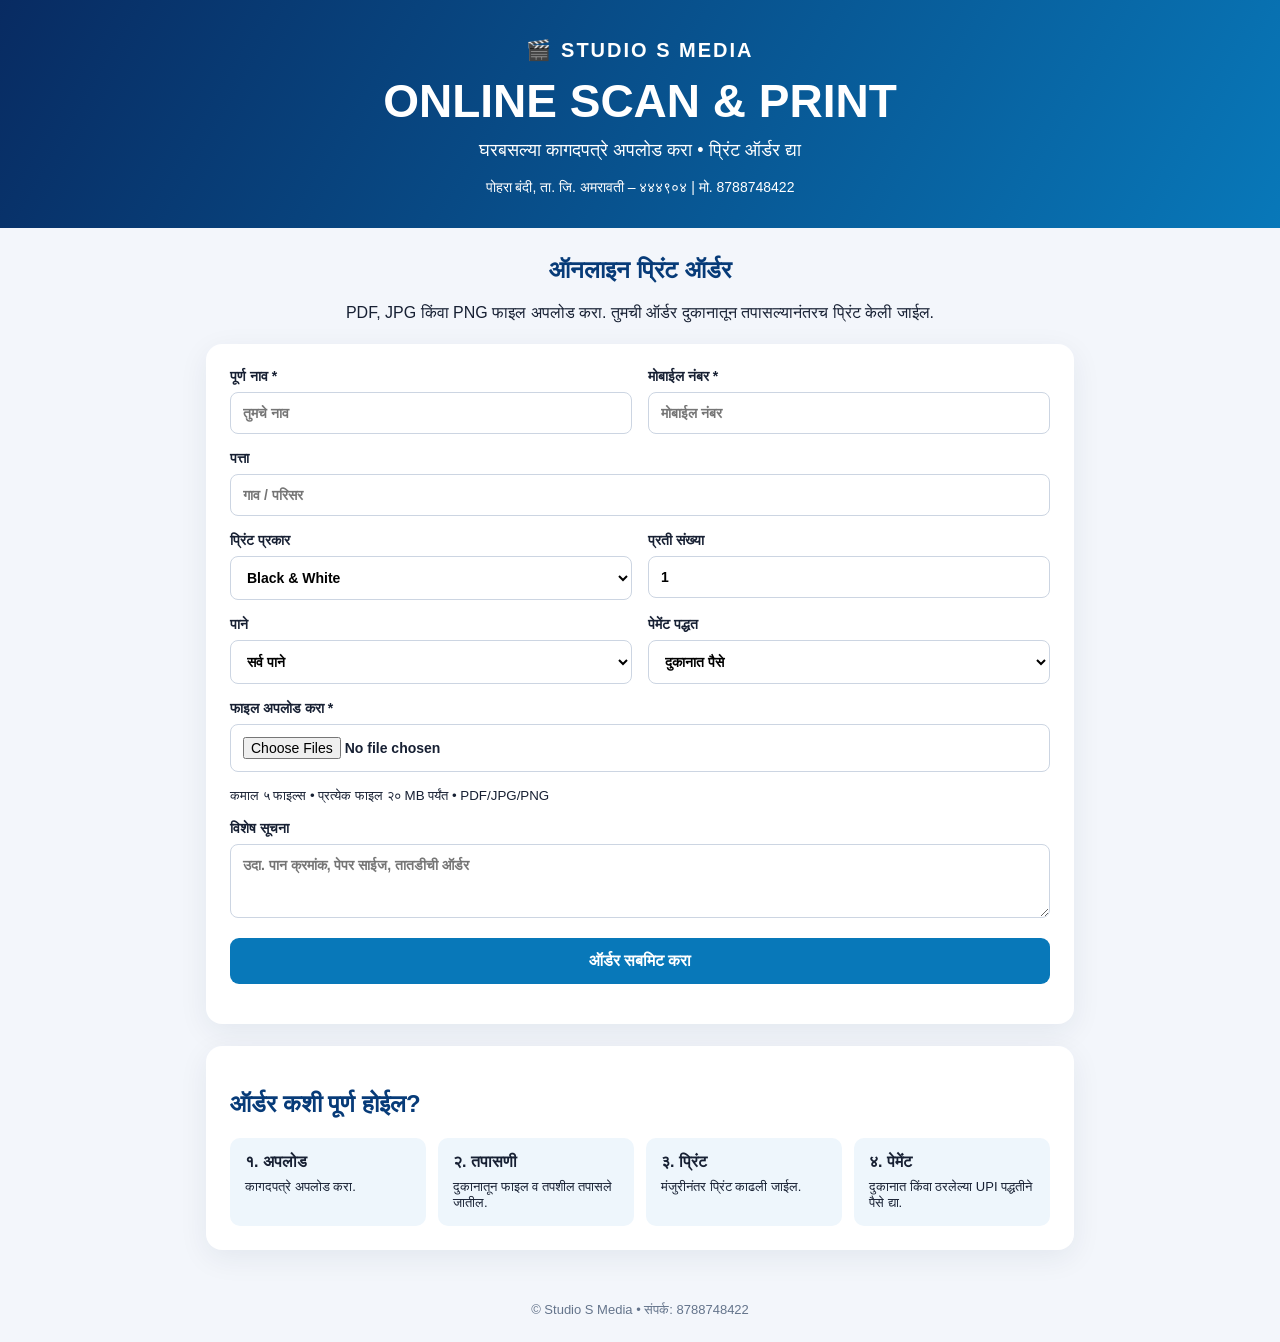
<file: index.html>
<!doctype html>
<html lang="mr">
<head>
<meta charset="utf-8"><meta name="viewport" content="width=device-width,initial-scale=1">
<title>Studio S Media | Online Scan & Print</title>
<link rel="stylesheet" href="style.css">
</head>
<body>
<header class="hero">
  <div class="brand">🎬 STUDIO S MEDIA</div>
  <h1>ONLINE SCAN & PRINT</h1>
  <p>घरबसल्या कागदपत्रे अपलोड करा • प्रिंट ऑर्डर द्या</p>
  <div class="contact">पोहरा बंदी, ता. जि. अमरावती – ४४४९०४ | मो. 8788748422</div>
</header>
<main>
  <section class="intro">
    <h2>ऑनलाइन प्रिंट ऑर्डर</h2>
    <p>PDF, JPG किंवा PNG फाइल अपलोड करा. तुमची ऑर्डर दुकानातून तपासल्यानंतरच प्रिंट केली जाईल.</p>
  </section>
  <form id="orderForm" class="panel">
    <div class="grid">
      <label>पूर्ण नाव *<input name="name" required placeholder="तुमचे नाव"></label>
      <label>मोबाईल नंबर *<input name="phone" required inputmode="tel" pattern="[0-9+\-\s]{10,15}" placeholder="मोबाईल नंबर"></label>
      <label class="wide">पत्ता<input name="address" placeholder="गाव / परिसर"></label>
      <label>प्रिंट प्रकार
        <select name="printType"><option>Black & White</option><option>Colour</option></select>
      </label>
      <label>प्रती संख्या<input name="copies" type="number" min="1" max="500" value="1"></label>
      <label>पाने
        <select name="pages"><option value="All">सर्व पाने</option><option value="Front only">फक्त पुढील बाजू</option><option value="Both sides">दोन्ही बाजू (दुकानातून पुष्टी)</option></select>
      </label>
      <label>पेमेंट पद्धत
        <select name="payment"><option>दुकानात पैसे</option><option>UPI — दुकानातून QR मिळेल</option><option>Online payment — सुरू होणे बाकी</option></select>
      </label>
      <label class="wide">फाइल अपलोड करा * <input name="documents" type="file" accept=".pdf,.jpg,.jpeg,.png" multiple required></label>
      <small class="wide">कमाल ५ फाइल्स • प्रत्येक फाइल २० MB पर्यंत • PDF/JPG/PNG</small>
      <label class="wide">विशेष सूचना<textarea name="notes" rows="3" placeholder="उदा. पान क्रमांक, पेपर साईज, तातडीची ऑर्डर"></textarea></label>
    </div>
    <button type="submit">ऑर्डर सबमिट करा</button>
    <p id="message" role="status"></p>
  </form>
  <section class="steps">
    <h2>ऑर्डर कशी पूर्ण होईल?</h2>
    <div class="stepgrid">
      <div><b>१. अपलोड</b><span>कागदपत्रे अपलोड करा.</span></div>
      <div><b>२. तपासणी</b><span>दुकानातून फाइल व तपशील तपासले जातील.</span></div>
      <div><b>३. प्रिंट</b><span>मंजुरीनंतर प्रिंट काढली जाईल.</span></div>
      <div><b>४. पेमेंट</b><span>दुकानात किंवा ठरलेल्या UPI पद्धतीने पैसे द्या.</span></div>
    </div>
  </section>
</main>
<footer>© Studio S Media • संपर्क: 8788748422</footer>
<script src="app.js"></script>
</body></html>
</file>
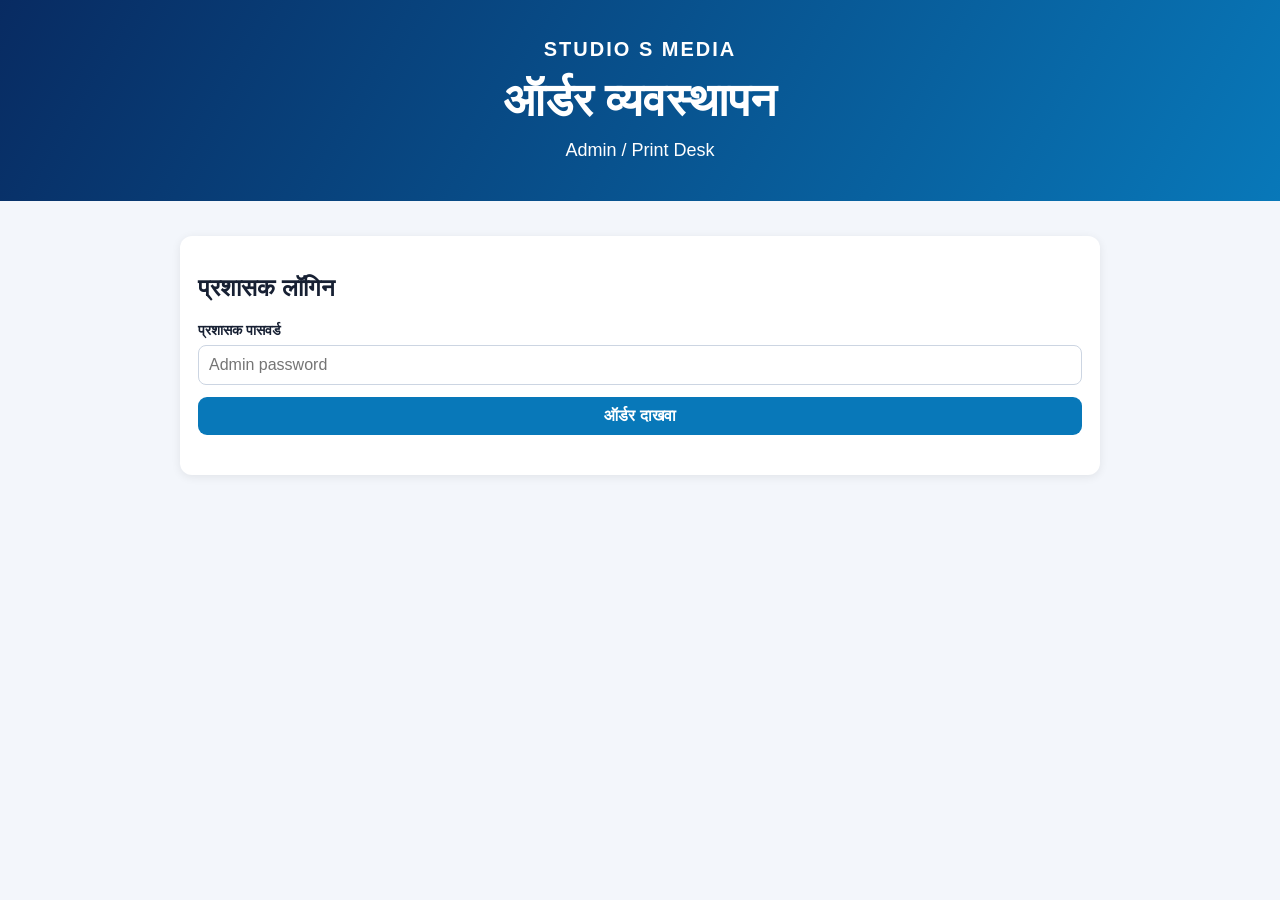
<file: admin.html>
<!doctype html>
<html lang="mr">
<head>
  <meta charset="utf-8">
  <meta name="viewport" content="width=device-width, initial-scale=1">
  <title>Studio S Media - Admin</title>
  <link rel="stylesheet" href="style.css">

  <style>
    .admin-wrap {
      max-width: 950px;
      margin: 20px auto;
      padding: 15px;
    }

    .admin-panel {
      background: white;
      padding: 18px;
      margin-bottom: 18px;
      border-radius: 12px;
      box-shadow: 0 2px 10px rgba(0,0,0,.08);
      overflow-wrap: anywhere;
    }

    .admin-panel button,
    .admin-panel select,
    .admin-panel input {
      margin: 6px 5px 6px 0;
      padding: 10px;
      max-width: 100%;
    }

    .admin-panel button {
      cursor: pointer;
    }

    .file-item {
      margin: 12px 0;
      padding: 10px;
      border: 1px solid #ddd;
      border-radius: 8px;
      list-style: none;
    }

    .print-btn {
      background: #167a36;
      color: white;
      border: 0;
      border-radius: 6px;
    }

    .download-btn {
      background: #1558a6;
      color: white;
      border: 0;
      border-radius: 6px;
    }

    .status-msg {
      white-space: pre-wrap;
      overflow-wrap: anywhere;
    }

    .file-status {
      margin-top: 7px;
      font-size: 14px;
    }
  </style>
</head>

<body>

  <header class="hero">
    <div class="brand">STUDIO S MEDIA</div>
    <h1>ऑर्डर व्यवस्थापन</h1>
    <p>Admin / Print Desk</p>
  </header>

  <main class="admin-wrap">

    <section class="admin-panel">
      <h2>प्रशासक लॉगिन</h2>

      <label for="password">प्रशासक पासवर्ड</label>
      <input
        id="password"
        type="password"
        placeholder="Admin password"
        autocomplete="current-password"
      >

      <button id="load" type="button">
        ऑर्डर दाखवा
      </button>

      <p id="adminMsg" class="status-msg" aria-live="polite"></p>
      <div id="orders"></div>
    </section>

  </main>

  <script src="admin.js"></script>
</body>
</html>
</file>
<file: style.css>
:root{font-family:Arial,"Noto Sans Devanagari",sans-serif;color:#172033;background:#f3f6fb}
*{box-sizing:border-box}body{margin:0}.hero{background:linear-gradient(120deg,#082b62,#0878b9);color:white;text-align:center;padding:38px 16px 32px}
.brand{font-weight:800;letter-spacing:2px;font-size:20px}.hero h1{font-size:clamp(28px,5vw,46px);margin:12px 0}.hero p{font-size:18px;margin:8px}.contact{margin-top:18px;font-size:14px}
main{max-width:900px;margin:28px auto;padding:0 16px}.intro{text-align:center;margin-bottom:22px}.intro h2,.steps h2{color:#073b78}
.panel,.steps{background:white;border-radius:16px;padding:24px;box-shadow:0 8px 30px #102b4c12}.grid{display:grid;grid-template-columns:1fr 1fr;gap:16px}
label{display:flex;flex-direction:column;gap:7px;font-weight:600;font-size:14px}.wide{grid-column:1/-1}
input,select,textarea{font:inherit;border:1px solid #ccd5e2;border-radius:8px;padding:12px;background:#fff;width:100%}
button{margin-top:20px;background:#0878b9;color:white;border:0;border-radius:9px;padding:14px 22px;font-size:16px;font-weight:700;cursor:pointer;width:100%}
button:hover{background:#075b91}#message{font-weight:700}.steps{margin-top:22px}.stepgrid{display:grid;grid-template-columns:repeat(4,1fr);gap:12px}.stepgrid div{background:#eef6fc;padding:15px;border-radius:10px}.stepgrid b,.stepgrid span{display:block}.stepgrid span{font-size:13px;margin-top:8px}
footer{text-align:center;padding:24px;color:#64748b;font-size:13px}
@media(max-width:650px){.grid{grid-template-columns:1fr}.wide{grid-column:auto}.stepgrid{grid-template-columns:1fr 1fr}.panel{padding:17px}}
</file>
